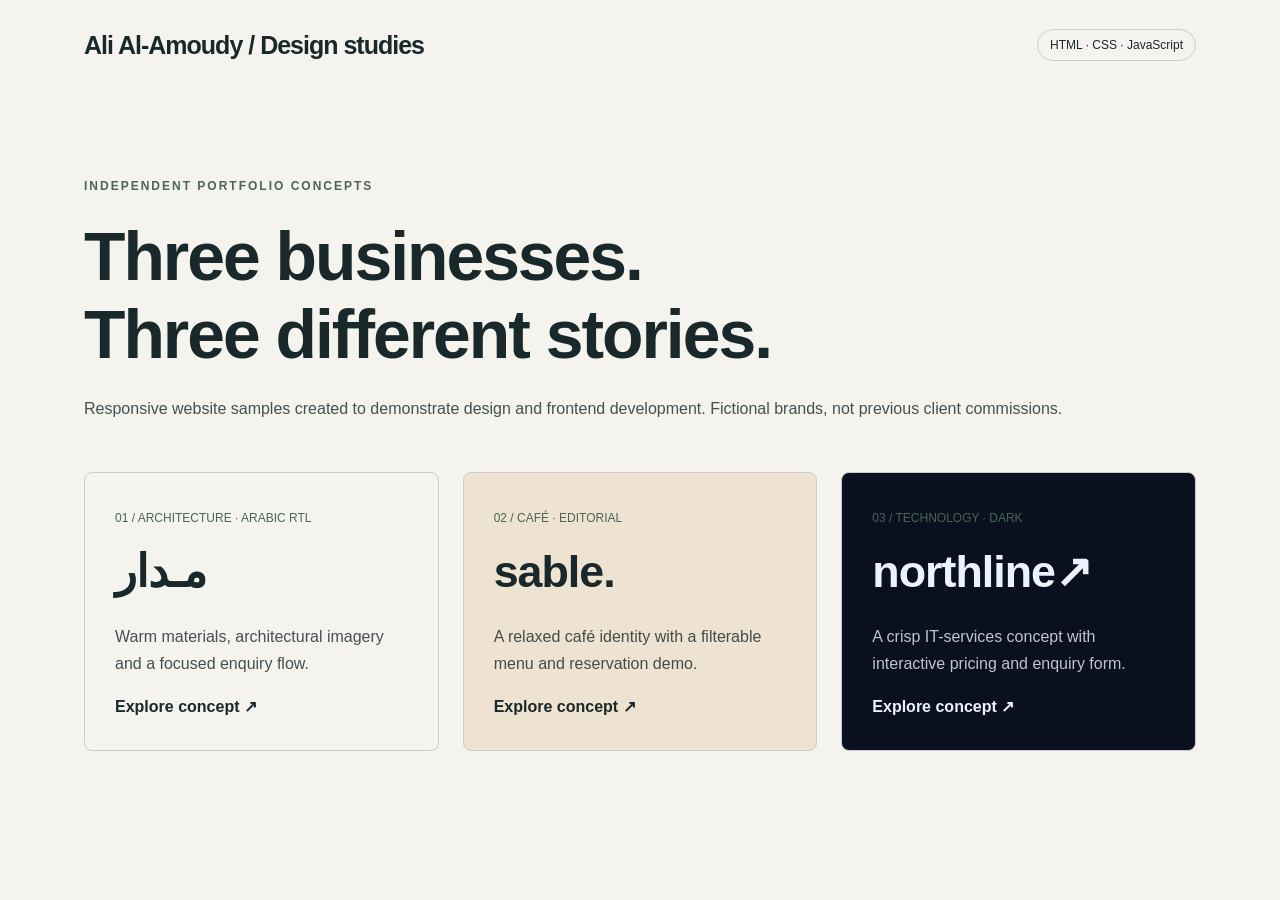
<file: index.html>
<!doctype html><html lang="en"><head><meta charset="UTF-8"><meta name="viewport" content="width=device-width,initial-scale=1"><title>Ali Al-Amoudy | Website concepts</title><link rel="stylesheet" href="styles.css"></head><body style="--bg:#f5f3ed;--ink:#18282b;--accent:#4a6558;--panel:#eee;--line:#ccc"><nav><span class="brand">Ali Al-Amoudy / Design studies</span><span class="pill">HTML · CSS · JavaScript</span></nav><main class="wrap"><span class="eyebrow">Independent portfolio concepts</span><h1>Three businesses.<br>Three different stories.</h1><p>Responsive website samples created to demonstrate design and frontend development. Fictional brands, not previous client commissions.</p><div class="grid" style="margin-top:50px"><a class="card" href="construction.html"><span class="number">01 / ARCHITECTURE · ARABIC RTL</span><h2>مـدار</h2><p>Warm materials, architectural imagery and a focused enquiry flow.</p><strong>Explore concept ↗</strong></a><a class="card" href="cafe.html" style="background:#eee2d0"><span class="number">02 / CAFÉ · EDITORIAL</span><h2>sable.</h2><p>A relaxed café identity with a filterable menu and reservation demo.</p><strong>Explore concept ↗</strong></a><a class="card" href="technology.html" style="background:#0a1020;color:#edf1fc"><span class="number">03 / TECHNOLOGY · DARK</span><h2>northline↗</h2><p>A crisp IT-services concept with interactive pricing and enquiry form.</p><strong>Explore concept ↗</strong></a></div></main></body></html>
</file>
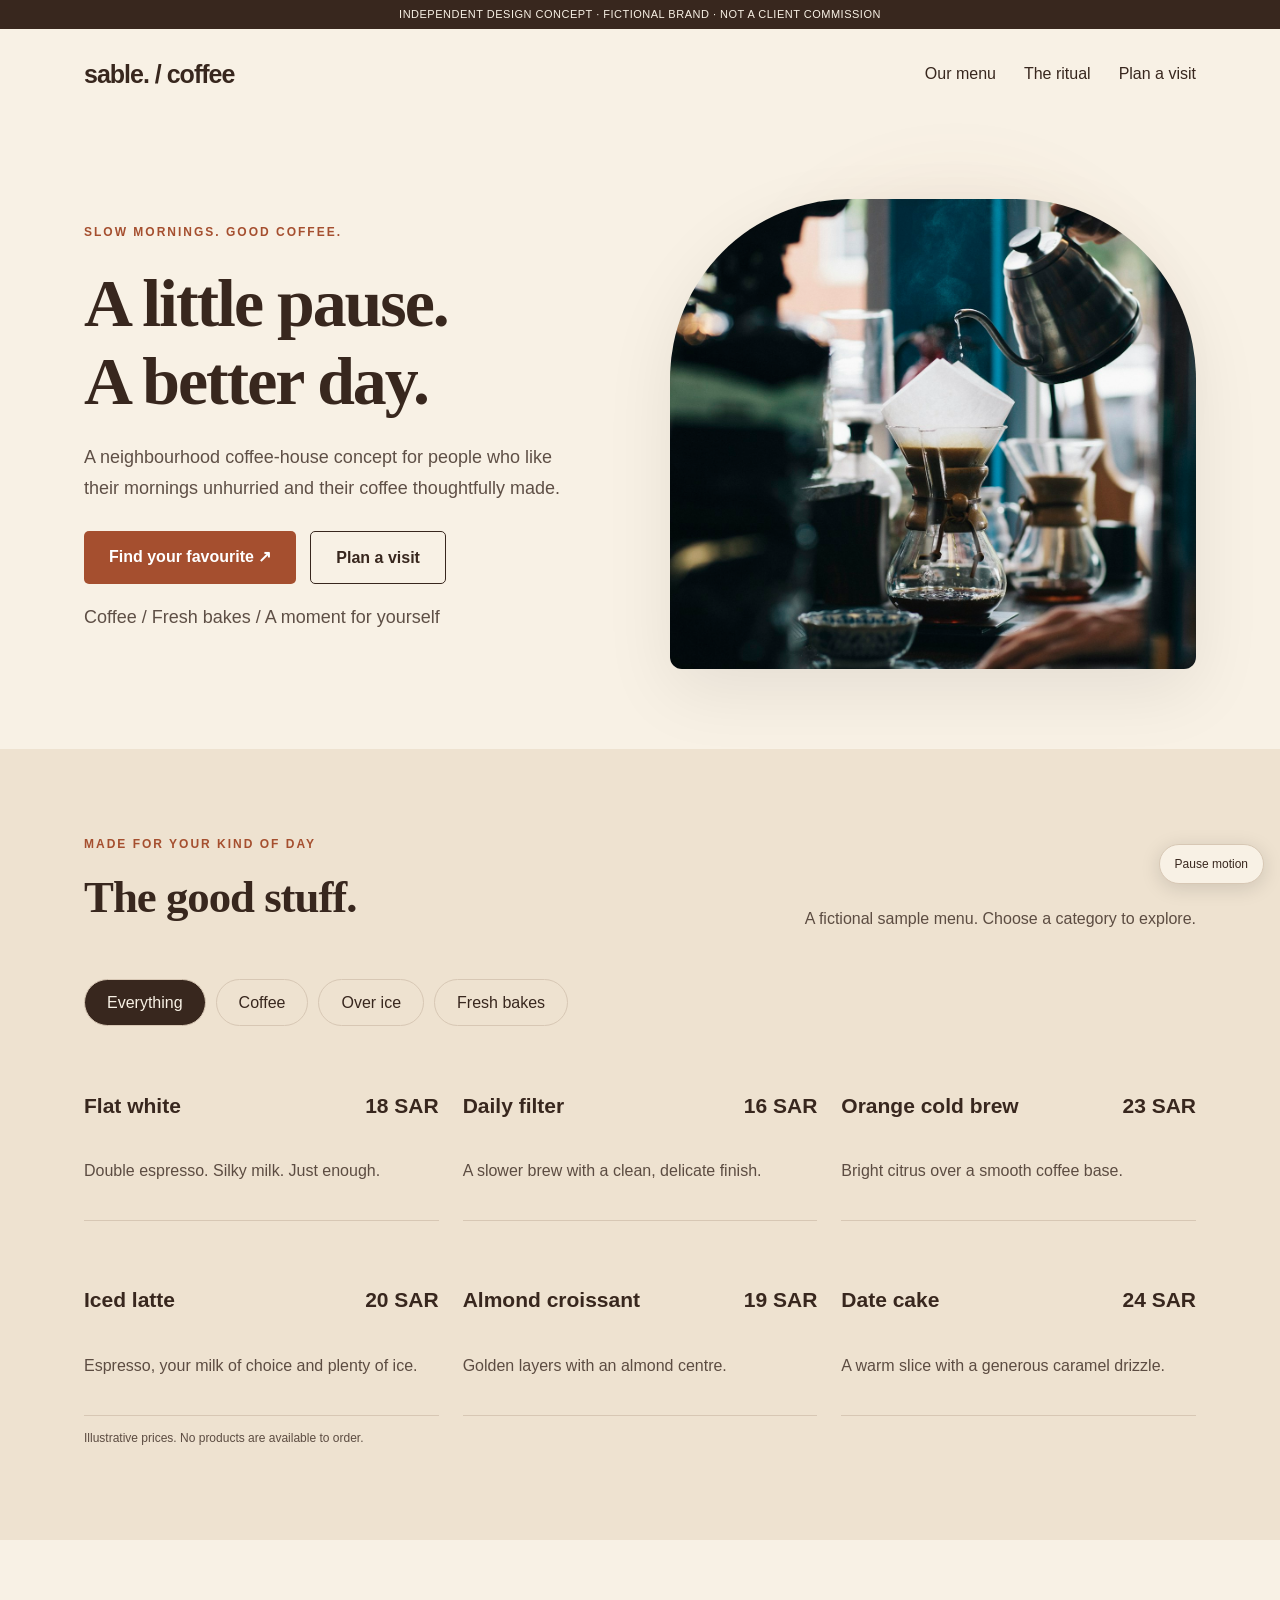
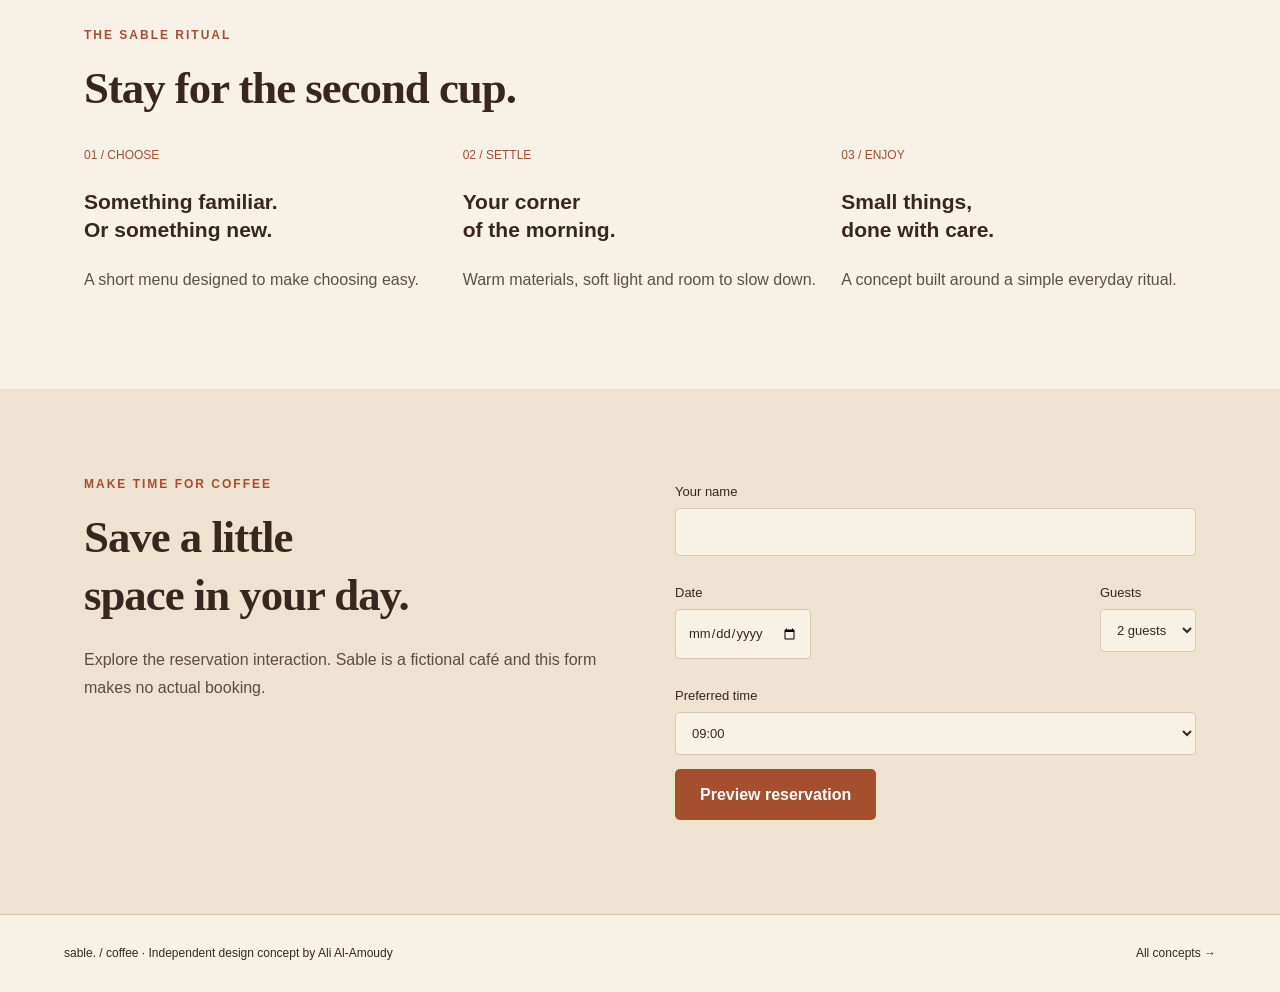
<file: cafe.html>
<!doctype html><html lang="en" ><head><meta charset="UTF-8"><meta name="viewport" content="width=device-width,initial-scale=1"><meta name="description" content="Independent portfolio concept by Ali Al-Amoudy. Fictional business; demonstration only."><title>Sable Coffee — Design concept</title><link rel="stylesheet" href="styles.css"></head><body class="coffee" style="--bg:#f8f1e5;--ink:#38271e;--accent:#a54f2f;--panel:#eee2d0;--line:#d7c7b4"><div class="demo">INDEPENDENT DESIGN CONCEPT · FICTIONAL BRAND · NOT A CLIENT COMMISSION</div><nav><a class="brand" href="#">sable. / coffee</a><button class="menu" aria-expanded="false" aria-label="Toggle navigation">☰</button><div class="navlinks"><a href="#menu">Our menu</a><a href="#ritual">The ritual</a><a href="#visit">Plan a visit</a></div></nav><main><section class="wrap hero"><div><span class="eyebrow">Slow mornings. Good coffee.</span><h1>A little pause.<br>A better day.</h1><p>A neighbourhood coffee-house concept for people who like their mornings unhurried and their coffee thoughtfully made.</p><div class="actions"><a class="btn" href="#menu">Find your favourite ↗</a><a href="#visit" class="btn outline">Plan a visit</a></div><p class="small">Coffee / Fresh bakes / A moment for yourself</p></div><div class="art"><img src="assets/coffee.jpg" alt="Coffee preparation, illustrative café photography"></div></section><section id="menu" class="muted"><div class="wrap"><div class="sectiontop"><div><span class="eyebrow">Made for your kind of day</span><h2>The good stuff.</h2></div><p>A fictional sample menu. Choose a category to explore.</p></div><div class="filters"><button class="filter active" data-filter="all" aria-pressed="true">Everything</button><button class="filter" data-filter="coffee" aria-pressed="false">Coffee</button><button class="filter" data-filter="cold" aria-pressed="false">Over ice</button><button class="filter" data-filter="bake" aria-pressed="false">Fresh bakes</button></div><div class="grid"><article class="menuitem" data-category="coffee"><div class="row"><h3>Flat white</h3><h3>18 SAR</h3></div><p>Double espresso. Silky milk. Just enough.</p></article><article class="menuitem" data-category="coffee"><div class="row"><h3>Daily filter</h3><h3>16 SAR</h3></div><p>A slower brew with a clean, delicate finish.</p></article><article class="menuitem" data-category="cold"><div class="row"><h3>Orange cold brew</h3><h3>23 SAR</h3></div><p>Bright citrus over a smooth coffee base.</p></article><article class="menuitem" data-category="cold"><div class="row"><h3>Iced latte</h3><h3>20 SAR</h3></div><p>Espresso, your milk of choice and plenty of ice.</p></article><article class="menuitem" data-category="bake"><div class="row"><h3>Almond croissant</h3><h3>19 SAR</h3></div><p>Golden layers with an almond centre.</p></article><article class="menuitem" data-category="bake"><div class="row"><h3>Date cake</h3><h3>24 SAR</h3></div><p>A warm slice with a generous caramel drizzle.</p></article></div><p class="small">Illustrative prices. No products are available to order.</p></div></section><section class="wrap" id="ritual"><span class="eyebrow">The Sable ritual</span><h2>Stay for the second cup.</h2><div class="grid"><div><span class="number">01 / CHOOSE</span><h3>Something familiar.<br>Or something new.</h3><p>A short menu designed to make choosing easy.</p></div><div><span class="number">02 / SETTLE</span><h3>Your corner<br>of the morning.</h3><p>Warm materials, soft light and room to slow down.</p></div><div><span class="number">03 / ENJOY</span><h3>Small things,<br>done with care.</h3><p>A concept built around a simple everyday ritual.</p></div></div></section><section class="muted" id="visit"><div class="wrap contact"><div><span class="eyebrow">Make time for coffee</span><h2>Save a little<br>space in your day.</h2><p>Explore the reservation interaction. Sable is a fictional café and this form makes no actual booking.</p></div><form><label>Your name<input required autocomplete="name"></label><div class="row"><label>Date<input type="date" required></label><label>Guests<select><option>2 guests</option><option>3 guests</option><option>4 guests</option><option>5 guests</option></select></label></div><label>Preferred time<select><option>09:00</option><option>11:00</option><option>15:00</option><option>18:00</option></select></label><button class="btn">Preview reservation</button><p class="status" role="status"></p></form></div></section></main><footer><span>sable. / coffee · Independent design concept by Ali Al-Amoudy</span><a href="index.html">All concepts →</a></footer><script src="script.js"></script></body></html>
</file>
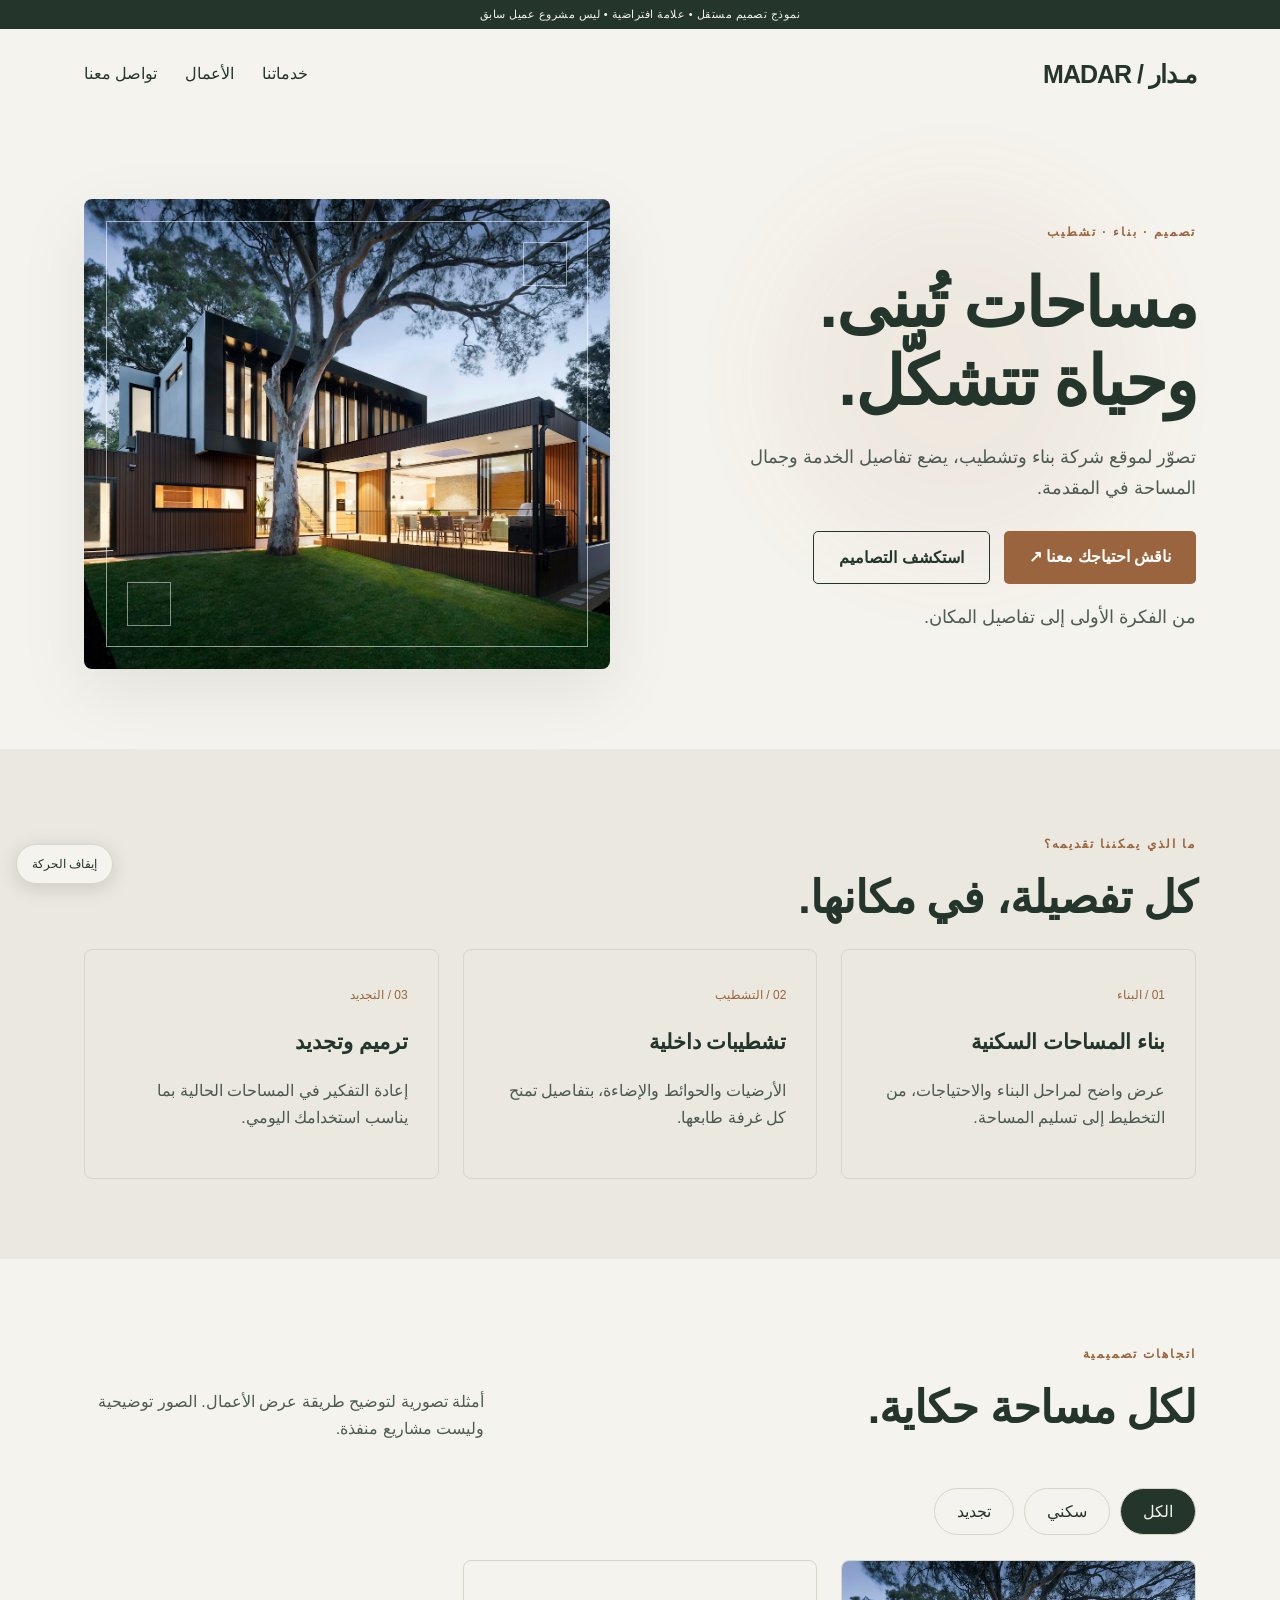
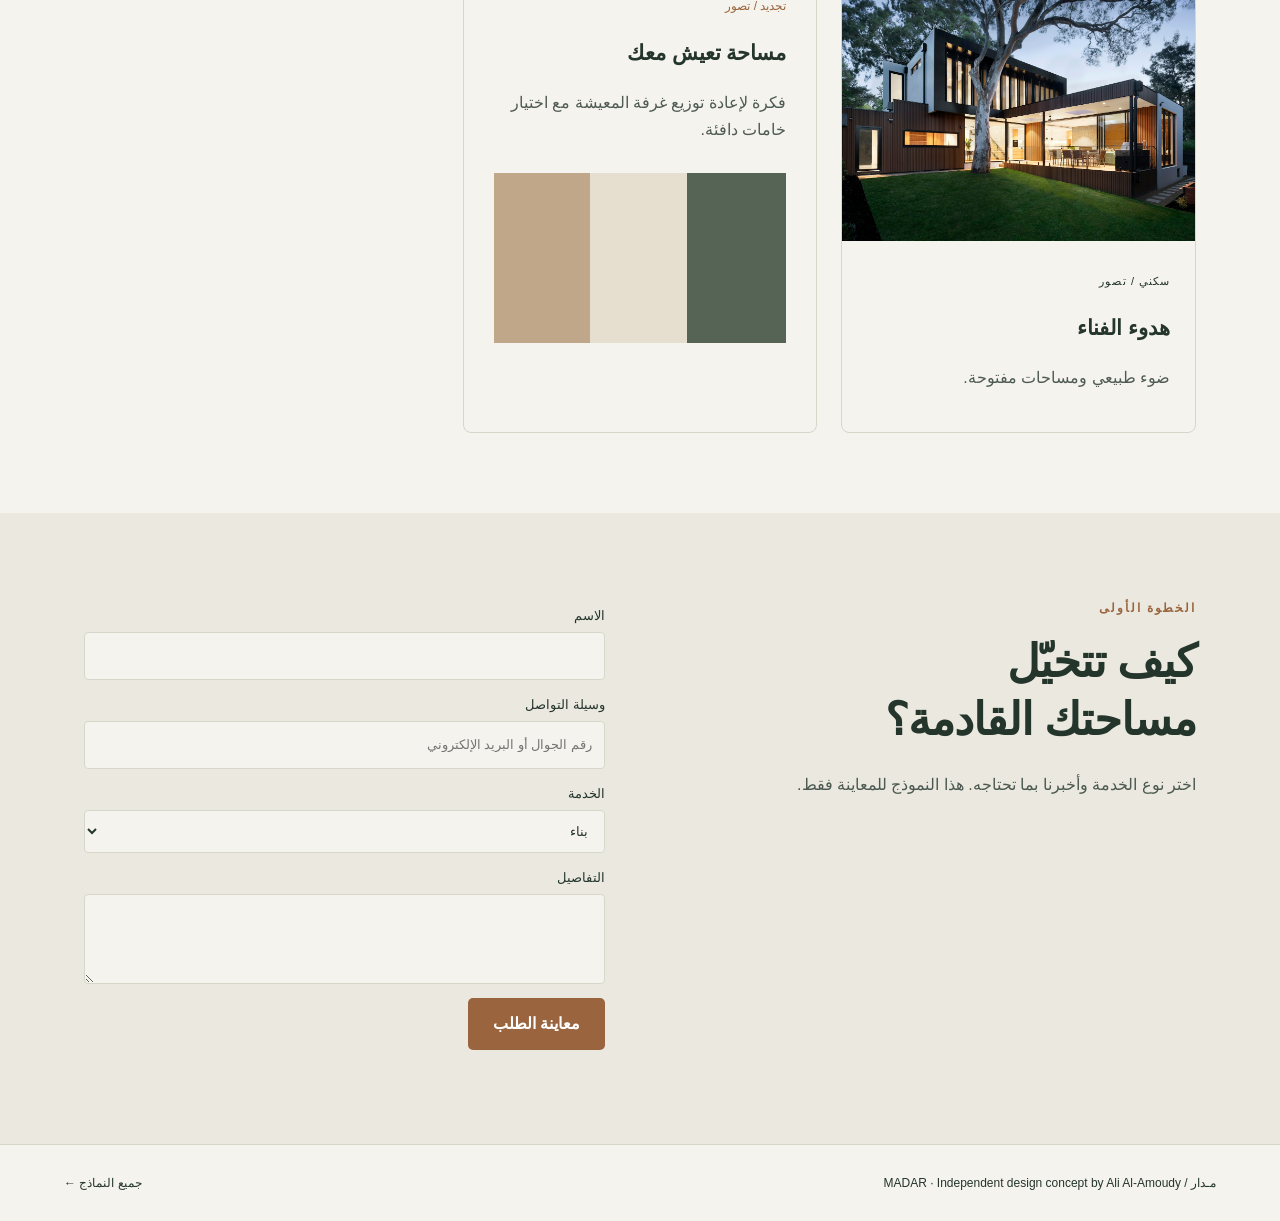
<file: construction.html>
<!doctype html><html lang="ar" dir="rtl"><head><meta charset="UTF-8"><meta name="viewport" content="width=device-width,initial-scale=1"><meta name="description" content="Independent portfolio concept by Ali Al-Amoudy. Fictional business; demonstration only."><title>مدار | عمارة تُشبهك — Design concept</title><link rel="stylesheet" href="styles.css"></head><body class="construction" style="--bg:#f5f3ed;--ink:#24352c;--accent:#9a653e;--panel:#eae8df;--line:#d6d6c9"><div class="demo">نموذج تصميم مستقل • علامة افتراضية • ليس مشروع عميل سابق</div><nav><a class="brand" href="#">مـدار / MADAR</a><button class="menu" aria-expanded="false" aria-label="Toggle navigation">☰</button><div class="navlinks"><a href="#services">خدماتنا</a><a href="#work">الأعمال</a><a href="#contact">تواصل معنا</a></div></nav><main><section class="wrap hero"><div><span class="eyebrow">تصميم · بناء · تشطيب</span><h1>مساحات تُبنى.<br>وحياة تتشكّل.</h1><p>تصوّر لموقع شركة بناء وتشطيب، يضع تفاصيل الخدمة وجمال المساحة في المقدمة.</p><div class="actions"><a class="btn" href="#contact">ناقش احتياجك معنا ↗</a><a class="btn outline" href="#work">استكشف التصاميم</a></div><p class="small">من الفكرة الأولى إلى تفاصيل المكان.</p></div><div class="art"><img src="assets/building.jpg" alt="صورة معمارية توضيحية لمنزل حديث"></div></section><section class="muted" id="services"><div class="wrap"><span class="eyebrow">ما الذي يمكننا تقديمه؟</span><h2>كل تفصيلة، في مكانها.</h2><div class="grid"><article class="card"><span class="number">01 / البناء</span><h3>بناء المساحات السكنية</h3><p>عرض واضح لمراحل البناء والاحتياجات، من التخطيط إلى تسليم المساحة.</p></article><article class="card"><span class="number">02 / التشطيب</span><h3>تشطيبات داخلية</h3><p>الأرضيات والحوائط والإضاءة، بتفاصيل تمنح كل غرفة طابعها.</p></article><article class="card"><span class="number">03 / التجديد</span><h3>ترميم وتجديد</h3><p>إعادة التفكير في المساحات الحالية بما يناسب استخدامك اليومي.</p></article></div></div></section><section class="wrap" id="work"><div class="sectiontop"><div><span class="eyebrow">اتجاهات تصميمية</span><h2>لكل مساحة حكاية.</h2></div><p>أمثلة تصورية لتوضيح طريقة عرض الأعمال. الصور توضيحية وليست مشاريع منفذة.</p></div><div class="filters"><button class="filter active" data-filter="all" aria-pressed="true">الكل</button><button class="filter" data-filter="home" aria-pressed="false">سكني</button><button class="filter" data-filter="renew" aria-pressed="false">تجديد</button></div><div class="grid"><article class="card project" data-category="home"><img src="assets/building.jpg" alt="تصور سكني توضيحي"><div><span class="tag">سكني / تصور</span><h3>هدوء الفناء</h3><p>ضوء طبيعي ومساحات مفتوحة.</p></div></article><article class="card" data-category="renew"><span class="number">تجديد / تصور</span><h3>مساحة تعيش معك</h3><p>فكرة لإعادة توزيع غرفة المعيشة مع اختيار خامات دافئة.</p><div style="height:170px;background:linear-gradient(90deg,#c0a78a 33%,#e6dfd0 33%,#e6dfd0 66%,#566456 66%);margin-top:30px"></div></article></div></section><section class="muted" id="contact"><div class="wrap contact"><div><span class="eyebrow">الخطوة الأولى</span><h2>كيف تتخيّل<br>مساحتك القادمة؟</h2><p>اختر نوع الخدمة وأخبرنا بما تحتاجه. هذا النموذج للمعاينة فقط.</p></div><form><label>الاسم<input required autocomplete="name"></label><label>وسيلة التواصل<input required placeholder="رقم الجوال أو البريد الإلكتروني"></label><label>الخدمة<select><option>بناء</option><option>تشطيب</option><option>ترميم وتجديد</option></select></label><label>التفاصيل<textarea required></textarea></label><button class="btn">معاينة الطلب</button><p class="status" role="status"></p></form></div></section></main><footer><span>مـدار / MADAR · Independent design concept by Ali Al-Amoudy</span><a href="index.html">جميع النماذج ←</a></footer><script src="script.js"></script></body></html>
</file>
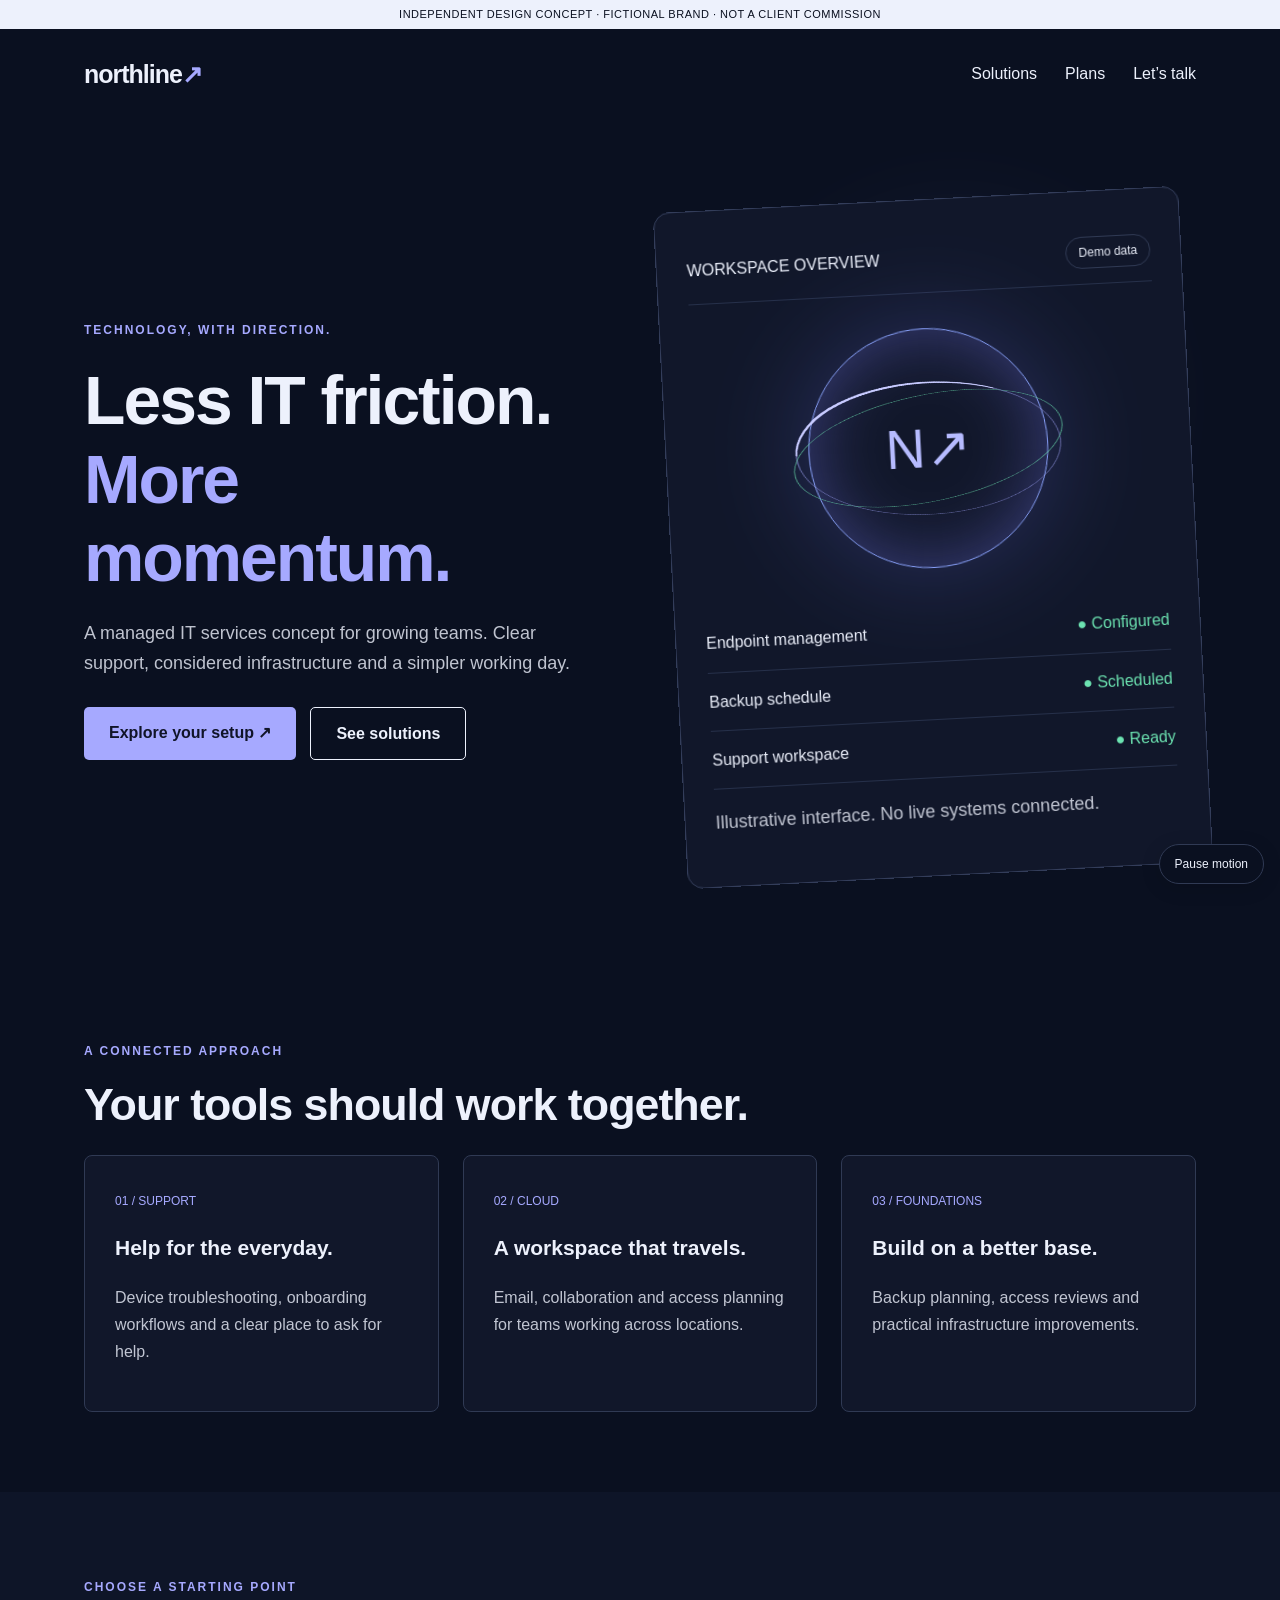
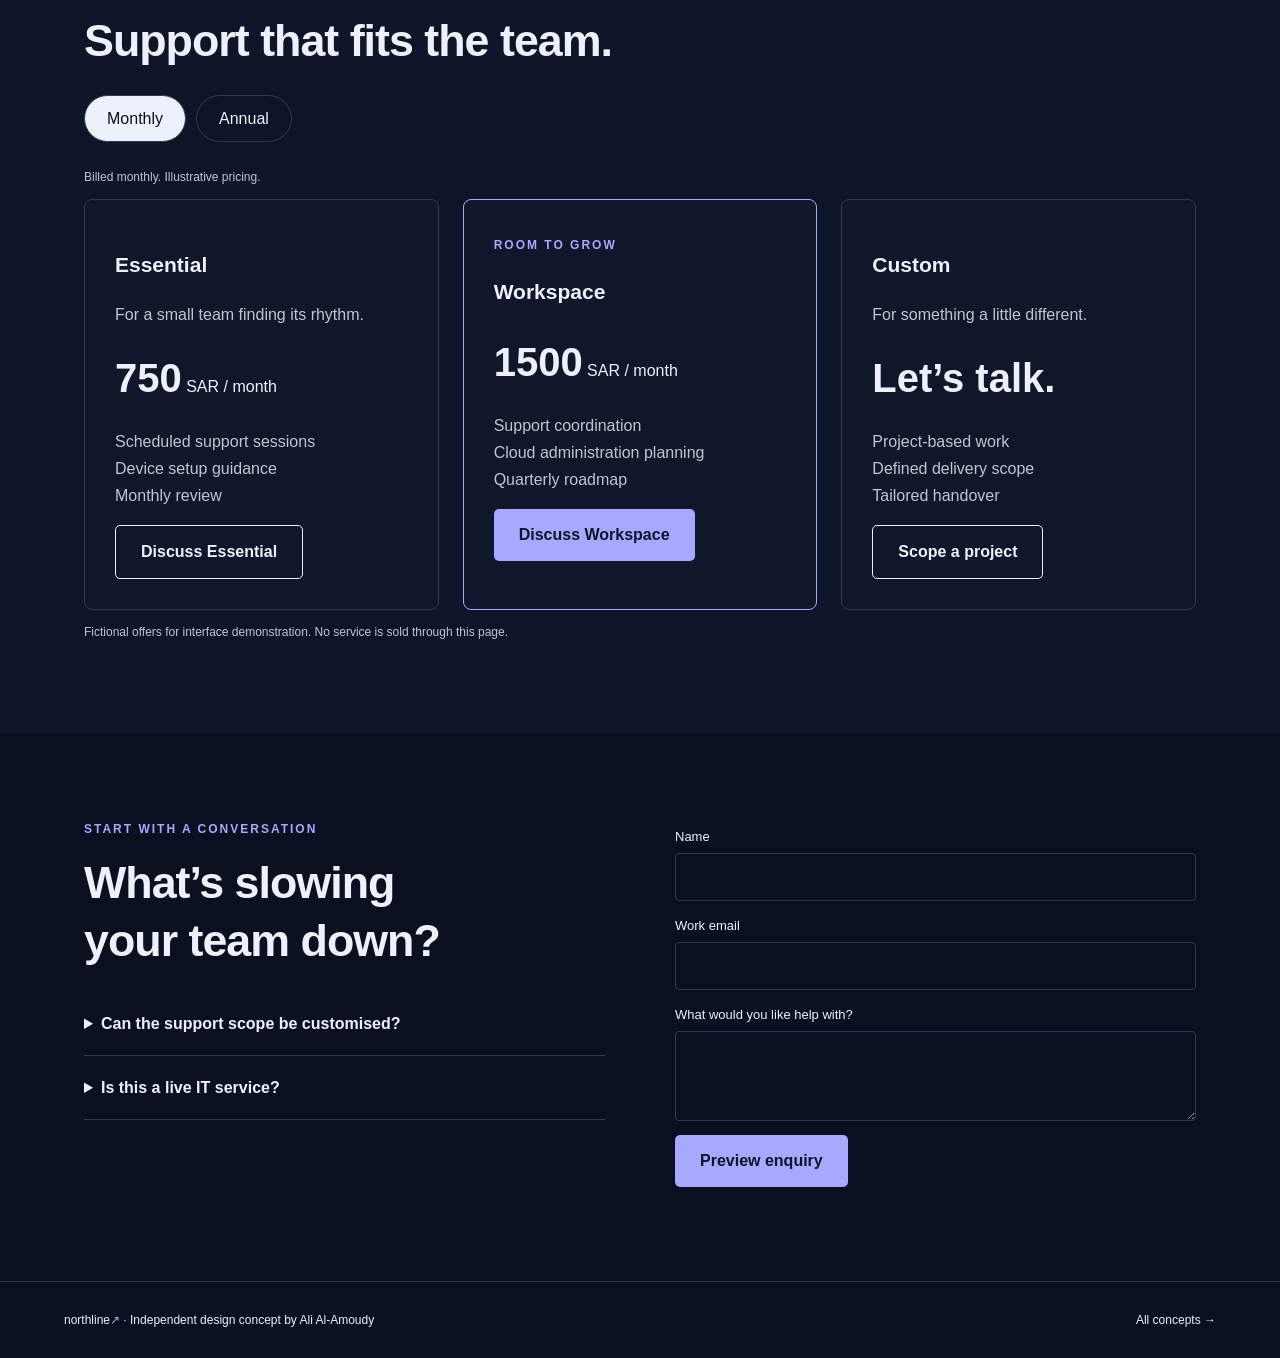
<file: technology.html>
<!doctype html><html lang="en" ><head><meta charset="UTF-8"><meta name="viewport" content="width=device-width,initial-scale=1"><meta name="description" content="Independent portfolio concept by Ali Al-Amoudy. Fictional business; demonstration only."><title>Northline IT — Design concept</title><link rel="stylesheet" href="styles.css"></head><body class="tech" style="--bg:#0a1020;--ink:#edf1fc;--accent:#a6a9ff;--btnink:#101428;--panel:#0e1528;--line:#303a54"><div class="demo">INDEPENDENT DESIGN CONCEPT · FICTIONAL BRAND · NOT A CLIENT COMMISSION</div><nav><a class="brand" href="#">northline<span style="color:#a6a9ff">↗</span></a><button class="menu" aria-expanded="false" aria-label="Toggle navigation">☰</button><div class="navlinks"><a href="#services">Solutions</a><a href="#plans">Plans</a><a href="#contact">Let’s talk</a></div></nav><main><section class="wrap hero"><div><span class="eyebrow">Technology, with direction.</span><h1>Less IT friction.<br><span style="color:#a6a9ff">More momentum.</span></h1><p>A managed IT services concept for growing teams. Clear support, considered infrastructure and a simpler working day.</p><div class="actions"><a class="btn" href="#contact">Explore your setup ↗</a><a class="btn outline" href="#services">See solutions</a></div></div><div class="console" aria-label="Illustrative service dashboard"><div class="row"><span>WORKSPACE OVERVIEW</span><span class="pill">Demo data</span></div><div class="orb">N↗</div><div class="row"><span>Endpoint management</span><span class="dot">● Configured</span></div><div class="row"><span>Backup schedule</span><span class="dot">● Scheduled</span></div><div class="row"><span>Support workspace</span><span class="dot">● Ready</span></div><p class="small">Illustrative interface. No live systems connected.</p></div></section><section class="wrap" id="services"><span class="eyebrow">A connected approach</span><h2>Your tools should work together.</h2><div class="grid"><article class="card"><span class="number">01 / SUPPORT</span><h3>Help for the everyday.</h3><p>Device troubleshooting, onboarding workflows and a clear place to ask for help.</p></article><article class="card"><span class="number">02 / CLOUD</span><h3>A workspace that travels.</h3><p>Email, collaboration and access planning for teams working across locations.</p></article><article class="card"><span class="number">03 / FOUNDATIONS</span><h3>Build on a better base.</h3><p>Backup planning, access reviews and practical infrastructure improvements.</p></article></div></section><section class="muted" id="plans"><div class="wrap"><span class="eyebrow">Choose a starting point</span><h2>Support that fits the team.</h2><div class="filters"><button class="filter active" data-billing="monthly" aria-pressed="true">Monthly</button><button class="filter" data-billing="annual" aria-pressed="false">Annual</button></div><p id="billingnote" class="small">Billed monthly. Illustrative pricing.</p><div class="grid"><article class="card"><h3>Essential</h3><p>For a small team finding its rhythm.</p><div><span class="price" data-monthly="750" data-annual="625">750</span> SAR / month</div><p>Scheduled support sessions<br>Device setup guidance<br>Monthly review</p><a class="btn outline" href="#contact">Discuss Essential</a></article><article class="card" style="border-color:#a6a9ff"><span class="eyebrow">Room to grow</span><h3>Workspace</h3><div><span class="price" data-monthly="1500" data-annual="1250">1500</span> SAR / month</div><p>Support coordination<br>Cloud administration planning<br>Quarterly roadmap</p><a class="btn" href="#contact">Discuss Workspace</a></article><article class="card"><h3>Custom</h3><p>For something a little different.</p><div class="price">Let’s talk.</div><p>Project-based work<br>Defined delivery scope<br>Tailored handover</p><a class="btn outline" href="#contact">Scope a project</a></article></div><p class="small">Fictional offers for interface demonstration. No service is sold through this page.</p></div></section><section class="wrap contact" id="contact"><div><span class="eyebrow">Start with a conversation</span><h2>What’s slowing<br>your team down?</h2><details><summary>Can the support scope be customised?</summary><p>This concept illustrates a scoped consultation workflow. A real provider would confirm the supported systems, hours and responsibilities.</p></details><details><summary>Is this a live IT service?</summary><p>No. Northline is an independent portfolio concept with fictional branding and sample pricing.</p></details></div><form><label>Name<input required autocomplete="name"></label><label>Work email<input required type="email" autocomplete="email"></label><label>What would you like help with?<textarea required></textarea></label><button class="btn">Preview enquiry</button><p class="status" role="status"></p></form></section></main><footer><span>northline<span style="color:#a6a9ff">↗</span> · Independent design concept by Ali Al-Amoudy</span><a href="index.html">All concepts →</a></footer><script src="script.js"></script></body></html>
</file>
<file: styles.css>
*{box-sizing:border-box}html{scroll-behavior:smooth}body{margin:0;font-family:Tahoma,Arial,sans-serif;background:var(--bg);color:var(--ink);line-height:1.7}a{color:inherit;text-decoration:none}button,input,select,textarea{font:inherit}button,a,input,select,textarea{outline-offset:5px}button{cursor:pointer}img{display:block;width:100%;object-fit:cover}nav{max-width:1240px;margin:auto;padding:24px 5%;display:flex;align-items:center;justify-content:space-between;gap:30px}.brand{font-size:25px;font-weight:bold;letter-spacing:-1px}.navlinks{display:flex;gap:28px;align-items:center}.btn{border:0;display:inline-block;padding:12px 25px;background:var(--accent);color:var(--btnink,#fff);border-radius:5px;font-weight:700}.outline{background:transparent;color:inherit;border:1px solid currentColor}.menu{display:none;background:none;border:1px solid;padding:6px 13px;color:inherit}.demo{background:var(--ink);color:var(--bg);font-size:11px;text-align:center;padding:5px 12px;letter-spacing:.5px}.wrap{max-width:1240px;padding:80px 5%;margin:auto}.eyebrow{font-size:12px;font-weight:700;letter-spacing:2px;text-transform:uppercase;color:var(--accent)}h1{font-size:clamp(40px,5.3vw,74px);line-height:1.16;letter-spacing:-2px;margin:20px 0}h2{font-size:clamp(30px,3.5vw,45px);line-height:1.3;letter-spacing:-1px;margin:12px 0 22px}h3{font-size:21px;line-height:1.35}p{opacity:.8}.hero{display:grid;grid-template-columns:1fr 1fr;gap:60px;align-items:center}.hero p{max-width:490px;font-size:18px}.actions{display:flex;flex-wrap:wrap;gap:14px;margin-top:28px}.grid{display:grid;grid-template-columns:repeat(3,1fr);gap:24px}.card{padding:30px;border:1px solid var(--line);border-radius:8px}.sectiontop{display:flex;justify-content:space-between;align-items:end;gap:30px;margin-bottom:30px}.sectiontop p{max-width:400px}.number{font-size:12px;color:var(--accent)}.muted{background:var(--panel)}footer{padding:28px 5%;border-top:1px solid var(--line);display:flex;justify-content:space-between;gap:20px;font-size:12px}.contact{display:grid;grid-template-columns:1fr 1fr;gap:70px}label{display:block;font-size:13px;margin-top:12px}input,select,textarea{display:block;width:100%;padding:12px;background:var(--bg);color:var(--ink);border:1px solid var(--line);border-radius:4px;margin:5px 0 14px}textarea{min-height:90px}.status{font-size:14px;color:var(--accent)}.tag{font-size:11px;letter-spacing:1px}.filters{display:flex;gap:10px;flex-wrap:wrap;margin:25px 0}.filter{background:transparent;color:inherit;border:1px solid var(--line);padding:9px 22px;border-radius:30px}.filter.active{background:var(--ink);color:var(--bg)}[hidden]{display:none!important}.art{min-height:470px;border-radius:8px;overflow:hidden}.art img{height:470px}details{border-bottom:1px solid var(--line);padding:18px 0}summary{cursor:pointer;font-weight:bold}.row{display:flex;justify-content:space-between;gap:20px}.pill{padding:5px 12px;border:1px solid var(--line);border-radius:20px;font-size:12px}.small{font-size:12px}.coffee .art{border-radius:180px 180px 12px 12px}.coffee h1,.coffee h2{font-family:Georgia,serif}.coffee .menuitem{border-bottom:1px solid var(--line);padding:20px 0}.tech .hero{min-height:650px}.tech .orb{width:240px;height:240px;border:1px solid #8ba3ff;border-radius:50%;margin:35px auto;box-shadow:0 0 100px #6876ee44,inset 0 0 70px #7575ed66;display:grid;place-items:center;font-size:55px;color:#b6bbff}.tech .console{padding:30px;background:#11172a;border:1px solid #333d5a;border-radius:16px;transform:rotate(-3deg)}.tech .console .row{padding:15px 0;border-bottom:1px solid #26304a}.tech .dot{color:#6ce3b1}.tech .card{background:#11172a}.price{font-size:40px;font-weight:bold}.project img{height:280px}.project{padding:0;overflow:hidden}.project div{padding:25px}@media(max-width:750px){nav{padding:18px 6%;flex-wrap:wrap}.menu{display:block}.navlinks{display:none;width:100%;flex-direction:column;align-items:stretch}.navlinks.open{display:flex}.hero,.contact{grid-template-columns:1fr;gap:30px}.wrap{padding:48px 6%}.grid{grid-template-columns:1fr}.sectiontop{display:block}.art,.art img{min-height:300px;height:340px}.tech .hero{min-height:auto}.tech .console{transform:none}.hero h1{letter-spacing:-1px}footer{flex-direction:column}.contact{gap:20px}}@media(prefers-reduced-motion:reduce){html{scroll-behavior:auto}}/* Motion layer: progressive enhancement; content stays visible without JS. */
body{overflow-x:clip}.hero{position:relative;isolation:isolate}.hero:before{content:'';position:absolute;z-index:-1;width:360px;height:360px;max-width:75vw;border-radius:50%;background:var(--accent);opacity:.07;filter:blur(50px);inset:12% 10% auto auto;animation:ambient-drift 12s ease-in-out infinite alternate;pointer-events:none}.hero>div:first-child{animation:arrive .9s ease-out both}.art{position:relative;box-shadow:0 22px 70px #00000014;animation:arrive 1.2s ease-out both}.art img{transition:transform 1s cubic-bezier(.2,.7,.2,1)}.art:hover img{transform:scale(1.045)}.navlinks a{position:relative}.navlinks a:after{content:'';position:absolute;bottom:-5px;left:0;width:100%;height:2px;background:var(--accent);transform:scaleX(0);transform-origin:left;transition:transform .25s}.navlinks a:hover:after,.navlinks a:focus-visible:after{transform:scaleX(1)}.btn,.filter{transition:transform .25s,box-shadow .25s,background .25s}.btn:hover{transform:translateY(-4px);box-shadow:0 10px 24px #0002}.btn:active{transform:translateY(0) scale(.97)}.filter:hover{transform:translateY(-2px)}.card{transition:transform .35s,border-color .35s,box-shadow .35s}.card:hover{transform:translateY(-7px);border-color:var(--accent);box-shadow:0 18px 45px #0001}.project img{transition:transform .8s}.project:hover img{transform:scale(1.04)}.reveal{opacity:0;transform:translateY(28px);transition:opacity .7s ease,transform .7s ease;transition-delay:var(--reveal-delay,0ms)}.reveal.is-visible{opacity:1;transform:translateY(0)}.reveal.is-visible:hover.card{transform:translateY(-7px)}.scroll-progress{position:fixed;top:0;left:0;width:100%;height:3px;background:var(--accent);transform:scaleX(0);transform-origin:left;z-index:100;pointer-events:none}.motion-toggle{position:fixed;bottom:16px;inset-inline-end:16px;z-index:50;background:var(--bg);color:var(--ink);border:1px solid var(--line);box-shadow:0 4px 20px #0002;border-radius:30px;font-size:12px;padding:9px 15px}.motion-object{position:absolute;pointer-events:none}.art .arch-lines{inset:22px;border:1px solid #ffffff90;z-index:2}.arch-lines:before,.arch-lines:after{content:'';position:absolute;border:1px solid #ffffff80;width:42px;height:42px;animation:blueprint-turn 14s linear infinite}.arch-lines:before{top:20px;right:20px}.arch-lines:after{bottom:20px;left:20px;animation-direction:reverse}.coffee .steam{bottom:15%;left:40%;width:14px;height:90px;border-left:3px solid #fff9;border-radius:50%;filter:blur(2px);animation:steam-rise 4s ease-out infinite;z-index:2}.coffee .steam.s2{left:49%;animation-delay:-1.3s;height:110px}.coffee .steam.s3{left:58%;animation-delay:-2.6s}.coffee .art{animation:float-soft 7s ease-in-out infinite}.tech .orb{position:relative;animation:orb-breathe 5s ease-in-out infinite}.tech .orb:before,.tech .orb:after{content:'';position:absolute;inset:-14px;border:1px solid #a6a9ff77;border-radius:50%;transform:rotateX(60deg) rotate(-30deg);animation:orbit 12s linear infinite}.tech .orb:after{inset:18px -26px;border-color:#6ce3b199;animation-direction:reverse;animation-duration:17s}.tech .orb:before{border-top:4px solid #c7caff}.tech .console{animation:console-float 8s ease-in-out infinite}.tech .dot{animation:status-glow 3s ease-in-out infinite}.tech .console .row:nth-last-of-type(2) .dot{animation-delay:1s}.menuitem:not([hidden]){animation:arrive .45s ease-out}.motion-paused *, .motion-paused *:before,.motion-paused *:after{animation-play-state:paused!important}.motion-paused .reveal{opacity:1;transform:none;transition:none}.motion-paused{scroll-behavior:auto}
@keyframes arrive{from{opacity:0;transform:translateY(22px)}to{opacity:1;transform:translateY(0)}}@keyframes ambient-drift{to{transform:translate(-80px,70px) scale(1.2)}}@keyframes float-soft{50%{transform:translateY(-10px)}}@keyframes console-float{50%{transform:translateY(-12px) rotate(-1deg)}}@keyframes orb-breathe{50%{box-shadow:0 0 100px #6876ee77,inset 0 0 70px #7575ed99}}@keyframes orbit{to{transform:rotateX(60deg) rotate(330deg)}}@keyframes blueprint-turn{to{transform:rotate(360deg)}}@keyframes steam-rise{0%{opacity:0;transform:translate(0,35px) scale(.7)}35%{opacity:.7}100%{opacity:0;transform:translate(15px,-90px) scale(1.2)}}@keyframes status-glow{50%{opacity:.5}}
@media(max-width:750px){.hero:before{width:230px;height:230px;filter:blur(30px)}.motion-toggle{bottom:10px;font-size:11px}.tech .console{animation-name:float-soft}.tech .orb{width:200px;height:200px}.art .arch-lines{inset:14px}}
@media(prefers-reduced-motion:reduce){*,*:before,*:after{animation:none!important;transition:none!important;scroll-behavior:auto!important}.reveal{opacity:1;transform:none}.card:hover,.btn:hover{transform:none}}
</file>
